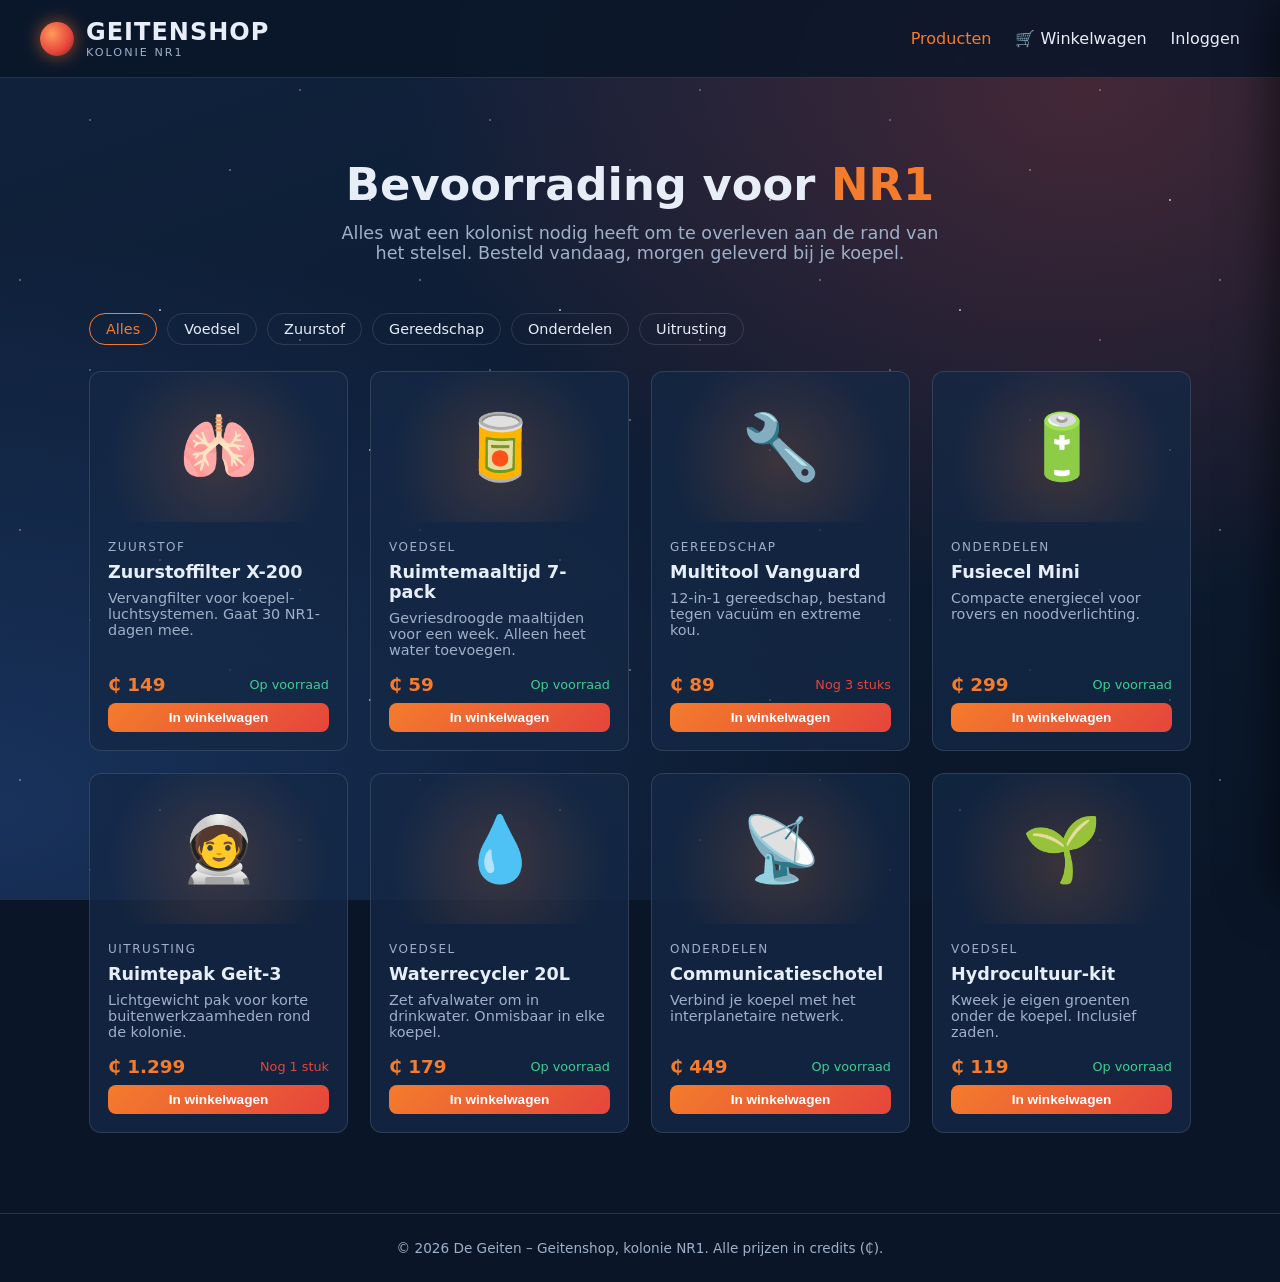
<file: index.html>
<!DOCTYPE html>
<html lang="nl">
<head>
  <meta charset="UTF-8">
  <meta name="viewport" content="width=device-width, initial-scale=1.0">
  <title>Geitenshop NR1 – Producten</title>
  <link rel="stylesheet" href="style.css">
</head>
<body>

<header>
  <a href="index.html" class="logo">
    <div class="planet"></div>
    <div>GEITENSHOP<small>KOLONIE NR1</small></div>
  </a>
  <nav>
    <a href="index.html" class="active">Producten</a>
    <button type="button" class="cart-toggle" onclick="openMiniCart()">🛒 Winkelwagen <span class="cart-badge">0</span></button>
    <a href="login.html">Inloggen</a>
  </nav>
</header>

<main>
  <section class="hero">
    <h1>Bevoorrading voor <span>NR1</span></h1>
    <p>Alles wat een kolonist nodig heeft om te overleven aan de rand van het stelsel. Besteld vandaag, morgen geleverd bij je koepel.</p>
  </section>

  <div class="filters">
    <button type="button" data-filter="alles" class="active">Alles</button>
    <button type="button" data-filter="voedsel">Voedsel</button>
    <button type="button" data-filter="zuurstof">Zuurstof</button>
    <button type="button" data-filter="gereedschap">Gereedschap</button>
    <button type="button" data-filter="onderdelen">Onderdelen</button>
    <button type="button" data-filter="uitrusting">Uitrusting</button>
  </div>

  <div class="grid">
    <div class="card" data-cat="zuurstof">
      <div class="img">🫁</div>
      <div class="body">
        <span class="cat">Zuurstof</span>
        <h3>Zuurstoffilter X-200</h3>
        <p>Vervangfilter voor koepel-luchtsystemen. Gaat 30 NR1-dagen mee.</p>
        <div class="bottom">
          <span class="price">₵ 149</span>
          <span class="stock">Op voorraad</span>
        </div>
        <button class="btn small full" type="button" data-add="1">In winkelwagen</button>
      </div>
    </div>

    <div class="card" data-cat="voedsel">
      <div class="img">🥫</div>
      <div class="body">
        <span class="cat">Voedsel</span>
        <h3>Ruimtemaaltijd 7-pack</h3>
        <p>Gevriesdroogde maaltijden voor een week. Alleen heet water toevoegen.</p>
        <div class="bottom">
          <span class="price">₵ 59</span>
          <span class="stock">Op voorraad</span>
        </div>
        <button class="btn small full" type="button" data-add="2">In winkelwagen</button>
      </div>
    </div>

    <div class="card" data-cat="gereedschap">
      <div class="img">🔧</div>
      <div class="body">
        <span class="cat">Gereedschap</span>
        <h3>Multitool Vanguard</h3>
        <p>12-in-1 gereedschap, bestand tegen vacuüm en extreme kou.</p>
        <div class="bottom">
          <span class="price">₵ 89</span>
          <span class="stock low">Nog 3 stuks</span>
        </div>
        <button class="btn small full" type="button" data-add="3">In winkelwagen</button>
      </div>
    </div>

    <div class="card" data-cat="onderdelen">
      <div class="img">🔋</div>
      <div class="body">
        <span class="cat">Onderdelen</span>
        <h3>Fusiecel Mini</h3>
        <p>Compacte energiecel voor rovers en noodverlichting.</p>
        <div class="bottom">
          <span class="price">₵ 299</span>
          <span class="stock">Op voorraad</span>
        </div>
        <button class="btn small full" type="button" data-add="4">In winkelwagen</button>
      </div>
    </div>

    <div class="card" data-cat="uitrusting">
      <div class="img">🧑‍🚀</div>
      <div class="body">
        <span class="cat">Uitrusting</span>
        <h3>Ruimtepak Geit-3</h3>
        <p>Lichtgewicht pak voor korte buitenwerkzaamheden rond de kolonie.</p>
        <div class="bottom">
          <span class="price">₵ 1.299</span>
          <span class="stock low">Nog 1 stuk</span>
        </div>
        <button class="btn small full" type="button" data-add="5">In winkelwagen</button>
      </div>
    </div>

    <div class="card" data-cat="voedsel">
      <div class="img">💧</div>
      <div class="body">
        <span class="cat">Voedsel</span>
        <h3>Waterrecycler 20L</h3>
        <p>Zet afvalwater om in drinkwater. Onmisbaar in elke koepel.</p>
        <div class="bottom">
          <span class="price">₵ 179</span>
          <span class="stock">Op voorraad</span>
        </div>
        <button class="btn small full" type="button" data-add="6">In winkelwagen</button>
      </div>
    </div>

    <div class="card" data-cat="onderdelen">
      <div class="img">📡</div>
      <div class="body">
        <span class="cat">Onderdelen</span>
        <h3>Communicatieschotel</h3>
        <p>Verbind je koepel met het interplanetaire netwerk.</p>
        <div class="bottom">
          <span class="price">₵ 449</span>
          <span class="stock">Op voorraad</span>
        </div>
        <button class="btn small full" type="button" data-add="7">In winkelwagen</button>
      </div>
    </div>

    <div class="card" data-cat="voedsel">
      <div class="img">🌱</div>
      <div class="body">
        <span class="cat">Voedsel</span>
        <h3>Hydrocultuur-kit</h3>
        <p>Kweek je eigen groenten onder de koepel. Inclusief zaden.</p>
        <div class="bottom">
          <span class="price">₵ 119</span>
          <span class="stock">Op voorraad</span>
        </div>
        <button class="btn small full" type="button" data-add="8">In winkelwagen</button>
      </div>
    </div>
  </div>
</main>

<footer>© 2026 De Geiten – Geitenshop, kolonie NR1. Alle prijzen in credits (₵).</footer>

<!-- Mini-winkelwagen -->
<div class="mini-overlay" onclick="closeMiniCart()"></div>
<aside class="mini-cart" aria-label="Winkelwagen">
  <div class="mini-head">
    <h2>🛒 Je laadruim</h2>
    <button type="button" onclick="closeMiniCart()" title="Sluiten">✕</button>
  </div>
  <div id="mini-cart-items"></div>
  <div class="mini-foot">
    <div class="summary-line"><span>Subtotaal</span><span id="mini-cart-total">₵ 0</span></div>
    <a href="winkelwagen.html" class="btn ghost full">Bekijk winkelwagen</a>
    <a href="checkout.html" class="btn full">Afrekenen 🚀</a>
  </div>
</aside>

<script src="cart.js"></script>
</body>
</html>
</file>
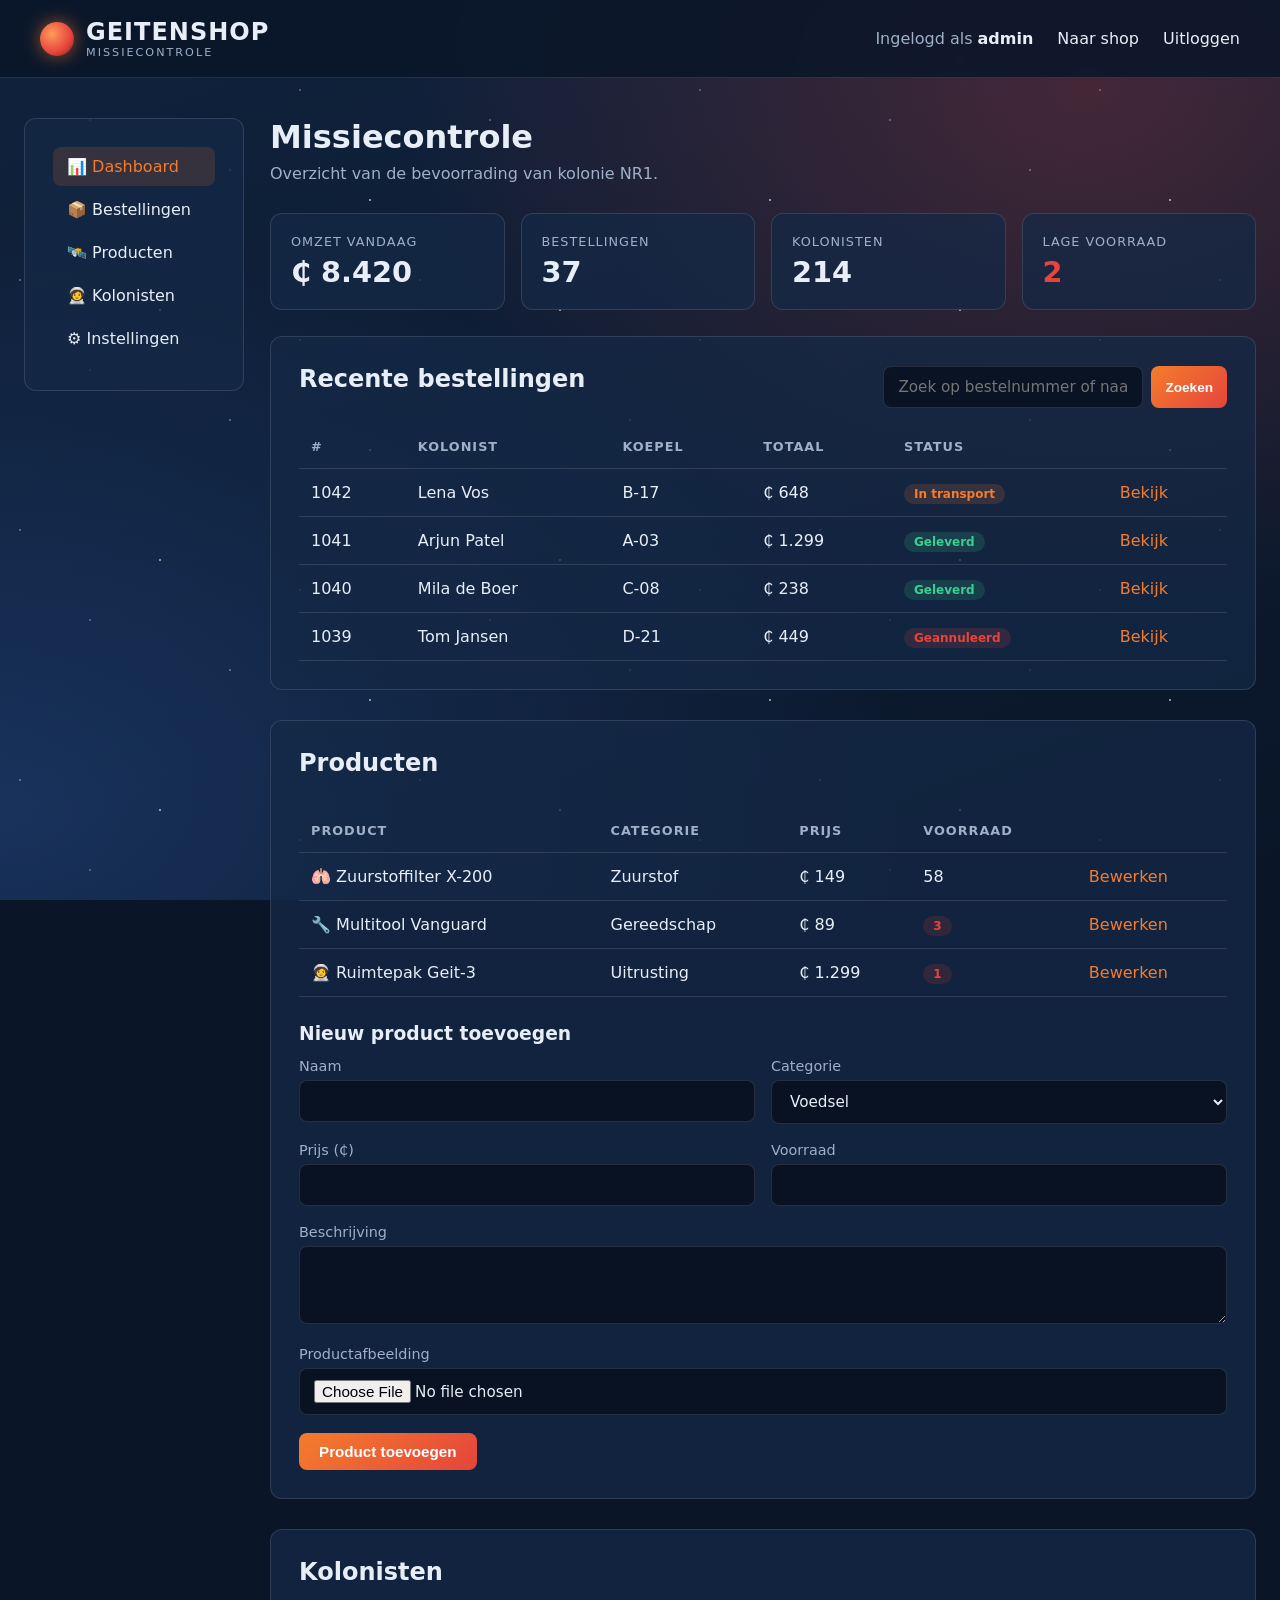
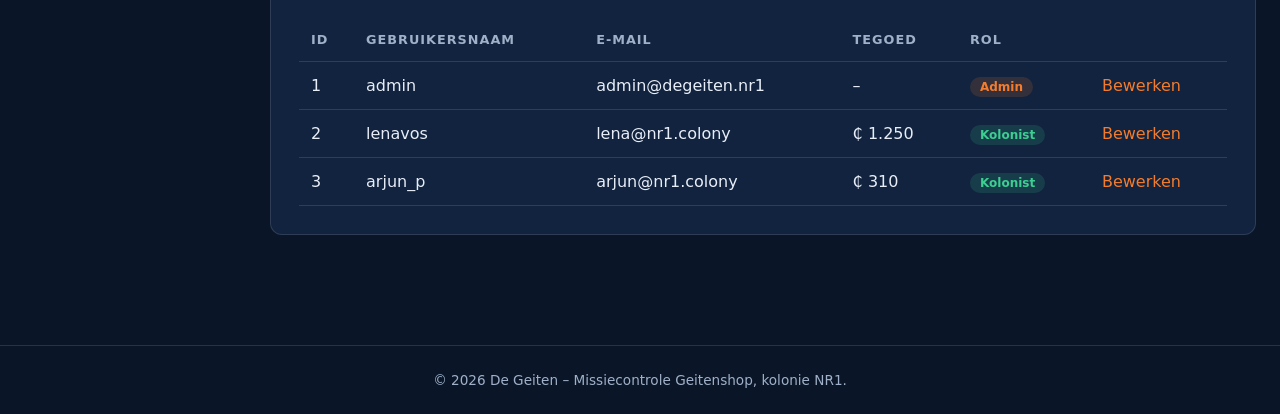
<file: admin.html>
<!DOCTYPE html>
<html lang="nl">
<head>
  <meta charset="UTF-8">
  <meta name="viewport" content="width=device-width, initial-scale=1.0">
  <title>Geitenshop NR1 – Beheer</title>
  <link rel="stylesheet" href="style.css">
</head>
<body>

<header>
  <a href="index.html" class="logo">
    <div class="planet"></div>
    <div>GEITENSHOP<small>MISSIECONTROLE</small></div>
  </a>
  <nav>
    <span style="color:var(--muted);">Ingelogd als <strong style="color:var(--text);">admin</strong></span>
    <a href="index.html">Naar shop</a>
    <a href="login.html">Uitloggen</a>
  </nav>
</header>

<main style="max-width:1300px;">
  <div class="admin-layout">
    <aside class="panel sidebar">
      <a href="#dashboard" class="active">📊 Dashboard</a>
      <a href="#bestellingen">📦 Bestellingen</a>
      <a href="#producten">🛰️ Producten</a>
      <a href="#kolonisten">🧑‍🚀 Kolonisten</a>
      <a href="#instellingen">⚙️ Instellingen</a>
    </aside>

    <div>
      <h1 class="page-title" id="dashboard">Missiecontrole</h1>
      <p class="subtitle">Overzicht van de bevoorrading van kolonie NR1.</p>

      <div class="stats">
        <div class="panel stat"><div class="label">Omzet vandaag</div><div class="value">₵ 8.420</div></div>
        <div class="panel stat"><div class="label">Bestellingen</div><div class="value">37</div></div>
        <div class="panel stat"><div class="label">Kolonisten</div><div class="value">214</div></div>
        <div class="panel stat"><div class="label">Lage voorraad</div><div class="value" style="color:var(--red);">2</div></div>
      </div>

      <!-- Bestellingen -->
      <div class="panel section" id="bestellingen">
        <div class="section-head">
          <h2>Recente bestellingen</h2>
          <form action="admin.html" method="get" style="display:flex; gap:8px;">
            <input type="text" name="zoek" placeholder="Zoek op bestelnummer of naam" style="width:260px;">
            <button class="btn small" type="submit">Zoeken</button>
          </form>
        </div>
        <table>
          <thead>
            <tr><th>#</th><th>Kolonist</th><th>Koepel</th><th>Totaal</th><th>Status</th><th></th></tr>
          </thead>
          <tbody>
            <tr><td>1042</td><td>Lena Vos</td><td>B-17</td><td>₵ 648</td><td><span class="badge orange">In transport</span></td><td><a href="#">Bekijk</a></td></tr>
            <tr><td>1041</td><td>Arjun Patel</td><td>A-03</td><td>₵ 1.299</td><td><span class="badge green">Geleverd</span></td><td><a href="#">Bekijk</a></td></tr>
            <tr><td>1040</td><td>Mila de Boer</td><td>C-08</td><td>₵ 238</td><td><span class="badge green">Geleverd</span></td><td><a href="#">Bekijk</a></td></tr>
            <tr><td>1039</td><td>Tom Jansen</td><td>D-21</td><td>₵ 449</td><td><span class="badge red">Geannuleerd</span></td><td><a href="#">Bekijk</a></td></tr>
          </tbody>
        </table>
      </div>

      <!-- Producten -->
      <div class="panel section" id="producten">
        <div class="section-head">
          <h2>Producten</h2>
        </div>
        <table>
          <thead>
            <tr><th>Product</th><th>Categorie</th><th>Prijs</th><th>Voorraad</th><th></th></tr>
          </thead>
          <tbody>
            <tr><td>🫁 Zuurstoffilter X-200</td><td>Zuurstof</td><td>₵ 149</td><td>58</td><td><a href="#">Bewerken</a></td></tr>
            <tr><td>🔧 Multitool Vanguard</td><td>Gereedschap</td><td>₵ 89</td><td><span class="badge red">3</span></td><td><a href="#">Bewerken</a></td></tr>
            <tr><td>🧑‍🚀 Ruimtepak Geit-3</td><td>Uitrusting</td><td>₵ 1.299</td><td><span class="badge red">1</span></td><td><a href="#">Bewerken</a></td></tr>
          </tbody>
        </table>

        <h3 style="margin:26px 0 14px;">Nieuw product toevoegen</h3>
        <form action="admin.html" method="post" enctype="multipart/form-data">
          <div class="row">
            <div class="field">
              <label for="naam">Naam</label>
              <input type="text" id="naam" name="naam" required>
            </div>
            <div class="field">
              <label for="categorie">Categorie</label>
              <select id="categorie" name="categorie">
                <option>Voedsel</option><option>Zuurstof</option><option>Gereedschap</option>
                <option>Onderdelen</option><option>Uitrusting</option>
              </select>
            </div>
          </div>
          <div class="row">
            <div class="field">
              <label for="prijs">Prijs (₵)</label>
              <input type="number" id="prijs" name="prijs" min="0" required>
            </div>
            <div class="field">
              <label for="voorraad">Voorraad</label>
              <input type="number" id="voorraad" name="voorraad" min="0" required>
            </div>
          </div>
          <div class="field">
            <label for="beschrijving">Beschrijving</label>
            <textarea id="beschrijving" name="beschrijving" rows="3"></textarea>
          </div>
          <div class="field">
            <label for="afbeelding">Productafbeelding</label>
            <input type="file" id="afbeelding" name="afbeelding">
          </div>
          <button type="submit" class="btn">Product toevoegen</button>
        </form>
      </div>

      <!-- Kolonisten -->
      <div class="panel section" id="kolonisten">
        <div class="section-head"><h2>Kolonisten</h2></div>
        <table>
          <thead>
            <tr><th>ID</th><th>Gebruikersnaam</th><th>E-mail</th><th>Tegoed</th><th>Rol</th><th></th></tr>
          </thead>
          <tbody>
            <tr><td>1</td><td>admin</td><td>admin@degeiten.nr1</td><td>–</td><td><span class="badge orange">Admin</span></td><td><a href="#">Bewerken</a></td></tr>
            <tr><td>2</td><td>lenavos</td><td>lena@nr1.colony</td><td>₵ 1.250</td><td><span class="badge green">Kolonist</span></td><td><a href="#">Bewerken</a></td></tr>
            <tr><td>3</td><td>arjun_p</td><td>arjun@nr1.colony</td><td>₵ 310</td><td><span class="badge green">Kolonist</span></td><td><a href="#">Bewerken</a></td></tr>
          </tbody>
        </table>
      </div>
    </div>
  </div>
</main>

<footer>© 2026 De Geiten – Missiecontrole Geitenshop, kolonie NR1.</footer>

</body>
</html>
</file>
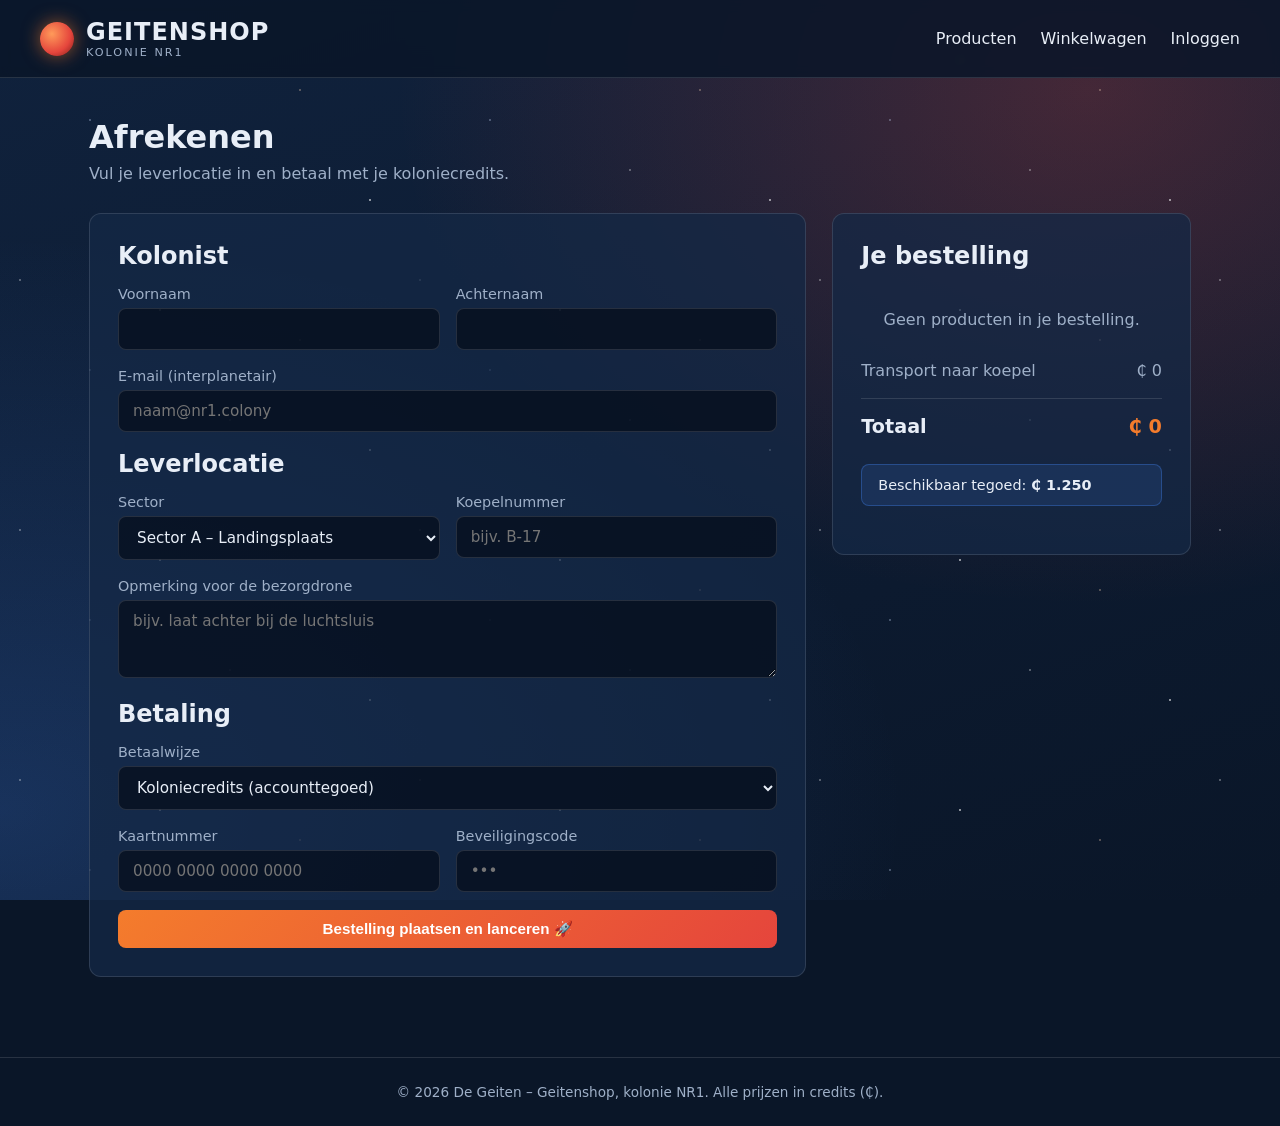
<file: checkout.html>
<!DOCTYPE html>
<html lang="nl">
<head>
  <meta charset="UTF-8">
  <meta name="viewport" content="width=device-width, initial-scale=1.0">
  <title>Geitenshop NR1 – Afrekenen</title>
  <link rel="stylesheet" href="style.css">
</head>
<body data-page="checkout">

<header>
  <a href="index.html" class="logo">
    <div class="planet"></div>
    <div>GEITENSHOP<small>KOLONIE NR1</small></div>
  </a>
  <nav>
    <a href="index.html">Producten</a>
    <a href="winkelwagen.html">Winkelwagen <span class="cart-badge">0</span></a>
    <a href="login.html">Inloggen</a>
  </nav>
</header>

<main>
  <h1 class="page-title">Afrekenen</h1>
  <p class="subtitle">Vul je leverlocatie in en betaal met je koloniecredits.</p>

  <div class="two-col">
    <form class="panel" action="checkout.html" method="post">
      <h2>Kolonist</h2>
      <div class="row">
        <div class="field">
          <label for="voornaam">Voornaam</label>
          <input type="text" id="voornaam" name="voornaam" required>
        </div>
        <div class="field">
          <label for="achternaam">Achternaam</label>
          <input type="text" id="achternaam" name="achternaam" required>
        </div>
      </div>
      <div class="field">
        <label for="email">E-mail (interplanetair)</label>
        <input type="email" id="email" name="email" placeholder="naam@nr1.colony" required>
      </div>

      <h2 style="margin-top:10px;">Leverlocatie</h2>
      <div class="row">
        <div class="field">
          <label for="sector">Sector</label>
          <select id="sector" name="sector">
            <option>Sector A – Landingsplaats</option>
            <option>Sector B – Woonkoepels</option>
            <option>Sector C – Kassen</option>
            <option>Sector D – Mijnbouw</option>
          </select>
        </div>
        <div class="field">
          <label for="koepel">Koepelnummer</label>
          <input type="text" id="koepel" name="koepel" placeholder="bijv. B-17" required>
        </div>
      </div>
      <div class="field">
        <label for="opmerking">Opmerking voor de bezorgdrone</label>
        <textarea id="opmerking" name="opmerking" rows="3" placeholder="bijv. laat achter bij de luchtsluis"></textarea>
      </div>

      <h2 style="margin-top:10px;">Betaling</h2>
      <div class="field">
        <label for="betaalwijze">Betaalwijze</label>
        <select id="betaalwijze" name="betaalwijze">
          <option value="tegoed">Koloniecredits (accounttegoed)</option>
          <option value="kaart">Stellaire betaalkaart</option>
        </select>
      </div>
      <div class="row">
        <div class="field">
          <label for="kaartnummer">Kaartnummer</label>
          <input type="text" id="kaartnummer" name="kaartnummer" placeholder="0000 0000 0000 0000">
        </div>
        <div class="field">
          <label for="pincode">Beveiligingscode</label>
          <input type="password" id="pincode" name="pincode" placeholder="•••">
        </div>
      </div>

      <button type="submit" class="btn full">Bestelling plaatsen en lanceren 🚀</button>
    </form>

    <div class="panel">
      <h2>Je bestelling</h2>
      <div id="summary"></div>
      <div class="alert info" style="margin-top:18px;">Beschikbaar tegoed: <strong>₵ 1.250</strong></div>
    </div>
  </div>
</main>

<footer>© 2026 De Geiten – Geitenshop, kolonie NR1. Alle prijzen in credits (₵).</footer>

<script src="cart.js"></script>
</body>
</html>
</file>
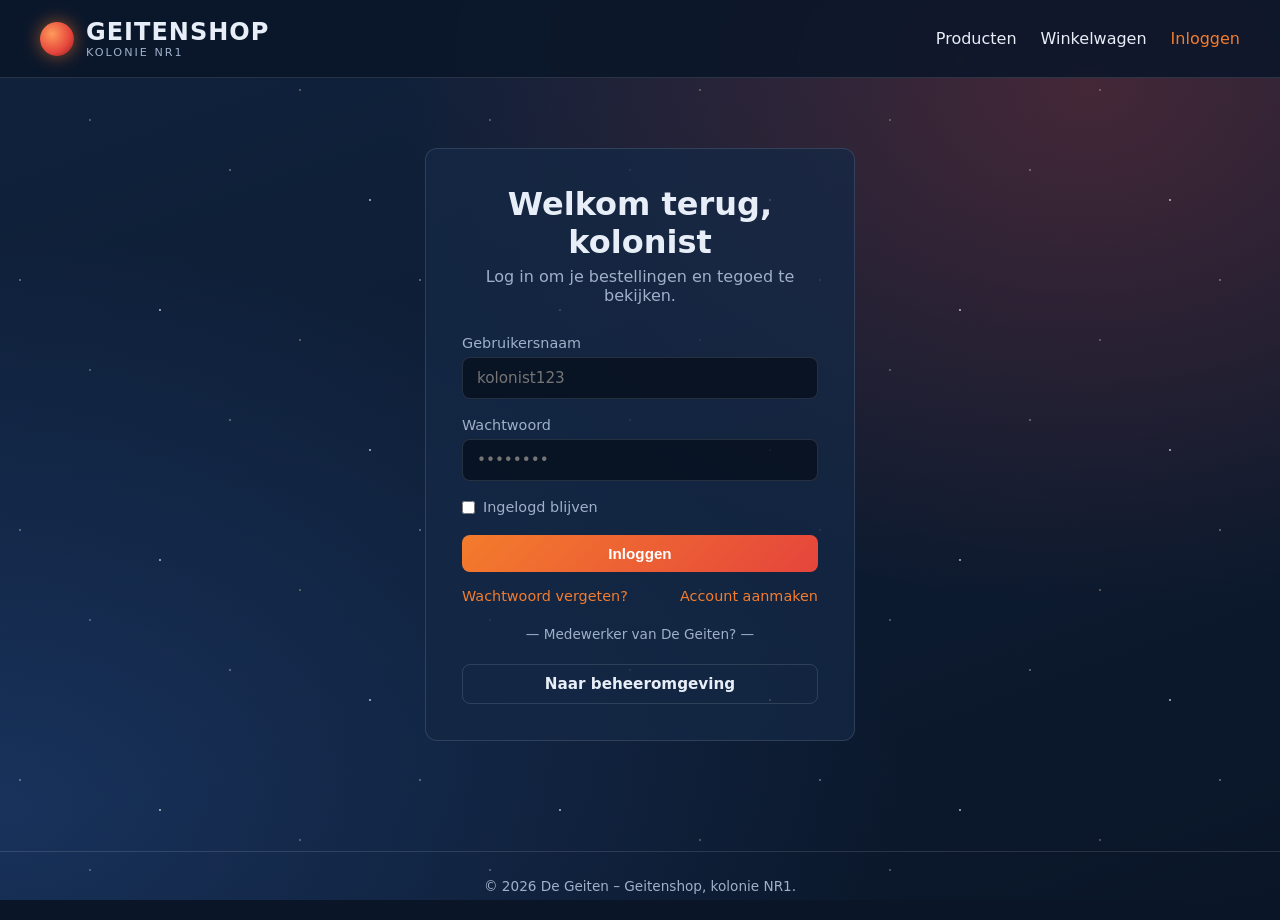
<file: login.html>
<!DOCTYPE html>
<html lang="nl">
<head>
  <meta charset="UTF-8">
  <meta name="viewport" content="width=device-width, initial-scale=1.0">
  <title>Geitenshop NR1 – Inloggen</title>
  <link rel="stylesheet" href="style.css">
</head>
<body>

<header>
  <a href="index.html" class="logo">
    <div class="planet"></div>
    <div>GEITENSHOP<small>KOLONIE NR1</small></div>
  </a>
  <nav>
    <a href="index.html">Producten</a>
    <a href="winkelwagen.html">Winkelwagen <span class="cart-badge">0</span></a>
    <a href="login.html" class="active">Inloggen</a>
  </nav>
</header>

<main>
  <div class="auth-wrap">
    <div class="panel">
      <h1>Welkom terug, kolonist</h1>
      <p class="subtitle">Log in om je bestellingen en tegoed te bekijken.</p>

      <!-- Foutmelding: tonen vanuit PHP als inloggen mislukt -->
      <!-- <div class="alert error">Onjuiste gebruikersnaam of wachtwoord.</div> -->

      <form action="login.html" method="post">
        <div class="field">
          <label for="gebruikersnaam">Gebruikersnaam</label>
          <input type="text" id="gebruikersnaam" name="gebruikersnaam" placeholder="kolonist123" required>
        </div>
        <div class="field">
          <label for="wachtwoord">Wachtwoord</label>
          <input type="password" id="wachtwoord" name="wachtwoord" placeholder="••••••••" required>
        </div>
        <label style="display:flex; align-items:center; gap:8px; margin-bottom:20px;">
          <input type="checkbox" name="onthouden" style="width:auto;"> Ingelogd blijven
        </label>
        <button type="submit" class="btn full">Inloggen</button>
      </form>

      <div class="auth-links">
        <a href="#">Wachtwoord vergeten?</a>
        <a href="#">Account aanmaken</a>
      </div>

      <div class="divider">— Medewerker van De Geiten? —</div>
      <a href="admin.html" class="btn ghost full">Naar beheeromgeving</a>
    </div>
  </div>
</main>

<footer>© 2026 De Geiten – Geitenshop, kolonie NR1.</footer>

<script src="cart.js"></script>
</body>
</html>
</file>
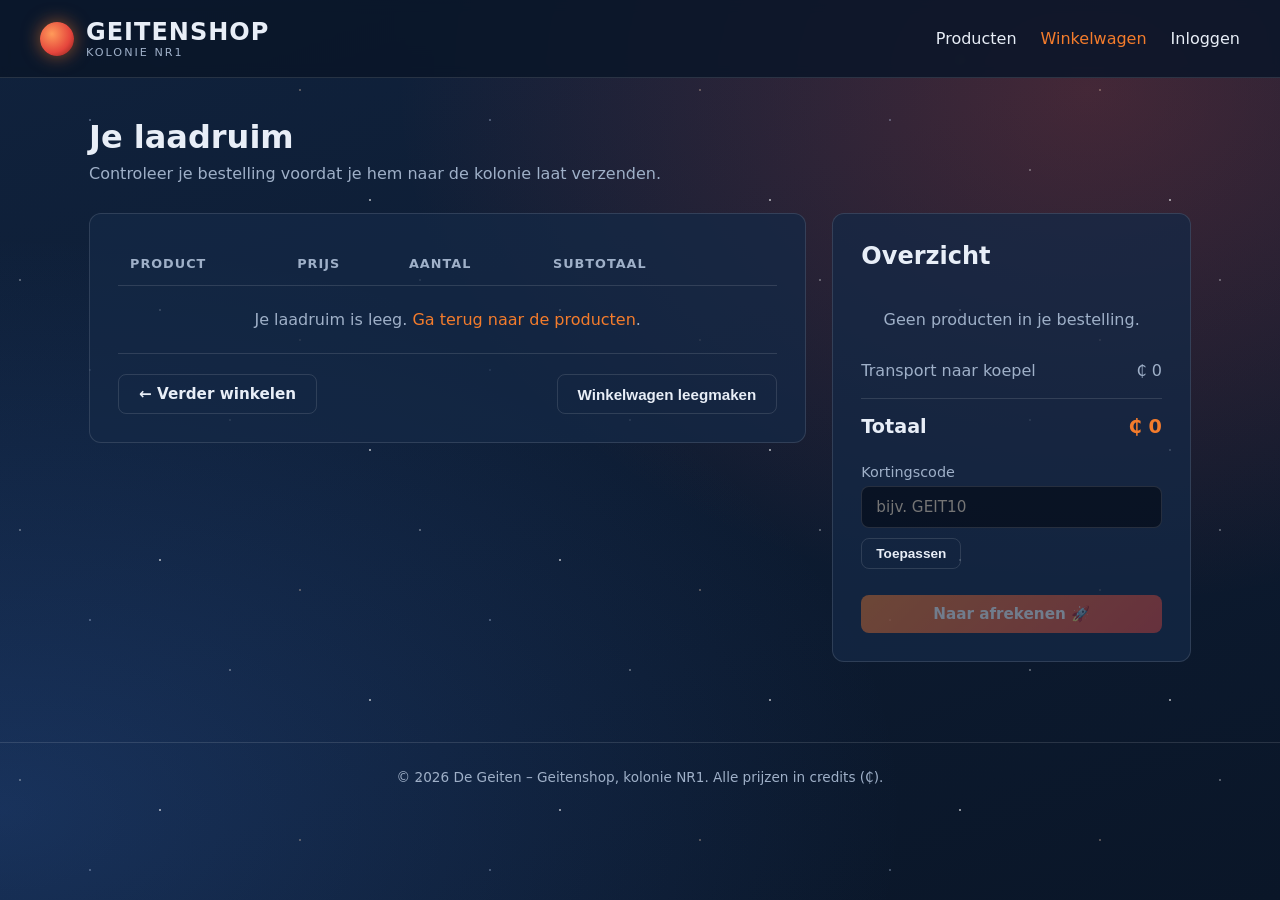
<file: winkelwagen.html>
<!DOCTYPE html>
<html lang="nl">
<head>
  <meta charset="UTF-8">
  <meta name="viewport" content="width=device-width, initial-scale=1.0">
  <title>Geitenshop NR1 – Winkelwagen</title>
  <link rel="stylesheet" href="style.css">
</head>
<body>

<header>
  <a href="index.html" class="logo">
    <div class="planet"></div>
    <div>GEITENSHOP<small>KOLONIE NR1</small></div>
  </a>
  <nav>
    <a href="index.html">Producten</a>
    <a href="winkelwagen.html" class="active">Winkelwagen <span class="cart-badge">0</span></a>
    <a href="login.html">Inloggen</a>
  </nav>
</header>

<main>
  <h1 class="page-title">Je laadruim</h1>
  <p class="subtitle">Controleer je bestelling voordat je hem naar de kolonie laat verzenden.</p>

  <div class="two-col">
    <div class="panel">
      <table>
        <thead>
          <tr>
            <th>Product</th>
            <th>Prijs</th>
            <th>Aantal</th>
            <th>Subtotaal</th>
            <th></th>
          </tr>
        </thead>
        <tbody id="cart-body"></tbody>
      </table>
      <div style="display:flex; justify-content:space-between; margin-top:20px;">
        <a href="index.html" class="btn ghost">← Verder winkelen</a>
        <button type="button" class="btn ghost" onclick="if(confirm('Winkelwagen leegmaken?')) clearCart()">Winkelwagen leegmaken</button>
      </div>
    </div>

    <div class="panel">
      <h2>Overzicht</h2>
      <div id="summary"></div>

      <form id="code-form" style="margin-top:18px;">
        <div class="field" style="margin-bottom:10px;">
          <label for="code">Kortingscode</label>
          <input type="text" id="code" name="kortingscode" placeholder="bijv. GEIT10">
        </div>
        <button type="submit" class="btn ghost small">Toepassen</button>
        <span id="code-msg" class="code-msg"></span>
      </form>

      <a href="checkout.html" id="to-checkout" class="btn full" style="margin-top:18px;">Naar afrekenen 🚀</a>
    </div>
  </div>
</main>

<footer>© 2026 De Geiten – Geitenshop, kolonie NR1. Alle prijzen in credits (₵).</footer>

<script src="cart.js"></script>
</body>
</html>
</file>
<file: style.css>
/* ===== Geitenshop NR1 – space theme ===== */
:root {
  --bg: #0a1628;
  --bg-2: #10223d;
  --panel: rgba(20, 40, 70, 0.75);
  --border: rgba(255, 255, 255, 0.12);
  --text: #e8eef7;
  --muted: #9fb0c8;
  --orange: #f47c2c;
  --red: #e5453c;
  --green: #3ccf91;
  --radius: 12px;
}

* { box-sizing: border-box; margin: 0; padding: 0; }

body {
  font-family: "Segoe UI", system-ui, -apple-system, Roboto, Arial, sans-serif;
  color: var(--text);
  min-height: 100vh;
  background-color: var(--bg);
  background-image:
    radial-gradient(1px 1px at 20px 30px, #fff, transparent),
    radial-gradient(1px 1px at 90px 120px, #cfe0ff, transparent),
    radial-gradient(1.5px 1.5px at 160px 60px, #fff, transparent),
    radial-gradient(1px 1px at 230px 170px, #fff, transparent),
    radial-gradient(1px 1px at 300px 90px, #ffd9b8, transparent),
    radial-gradient(1.5px 1.5px at 370px 200px, #fff, transparent),
    radial-gradient(ellipse at 85% 10%, rgba(229, 69, 60, 0.25), transparent 45%),
    radial-gradient(ellipse at 0% 90%, rgba(60, 120, 220, 0.25), transparent 50%),
    linear-gradient(160deg, var(--bg-2), var(--bg));
  background-size: 400px 250px, 400px 250px, 400px 250px, 400px 250px, 400px 250px, 400px 250px, 100% 100%, 100% 100%, 100% 100%;
  background-attachment: fixed;
}

a { color: var(--orange); text-decoration: none; }
a:hover { text-decoration: underline; }

/* ----- Header / navigatie ----- */
header {
  display: flex;
  align-items: center;
  justify-content: space-between;
  padding: 18px 40px;
  border-bottom: 1px solid var(--border);
  background: rgba(10, 22, 40, 0.85);
  backdrop-filter: blur(6px);
  position: sticky;
  top: 0;
  z-index: 10;
}

.logo {
  display: flex;
  align-items: center;
  gap: 12px;
  font-size: 1.5rem;
  font-weight: 800;
  letter-spacing: 1px;
  color: var(--text);
}
.logo:hover { text-decoration: none; }
.logo .planet {
  width: 34px; height: 34px; border-radius: 50%;
  background: radial-gradient(circle at 35% 35%, #ff9a5a, var(--red) 60%, #7a1d18);
  box-shadow: 0 0 18px rgba(244, 124, 44, 0.6);
}
.logo small { display: block; font-size: 0.7rem; font-weight: 400; color: var(--muted); letter-spacing: 2px; }

nav { display: flex; gap: 24px; align-items: center; }
nav a { color: var(--text); font-weight: 500; }
nav a.active, nav a:hover { color: var(--orange); text-decoration: none; }
.cart-badge {
  background: var(--orange); color: #fff; border-radius: 999px;
  padding: 1px 8px; font-size: 0.8rem; margin-left: 4px;
}

/* ----- Layout ----- */
main { max-width: 1150px; margin: 0 auto; padding: 40px 24px 80px; }

.hero { text-align: center; padding: 40px 0 50px; }
.hero h1 { font-size: 2.8rem; margin-bottom: 12px; }
.hero h1 span { color: var(--orange); }
.hero p { color: var(--muted); font-size: 1.1rem; max-width: 620px; margin: 0 auto; }

h1.page-title { font-size: 2rem; margin-bottom: 8px; }
p.subtitle { color: var(--muted); margin-bottom: 30px; }
h2 { margin-bottom: 16px; }

.panel {
  background: var(--panel);
  border: 1px solid var(--border);
  border-radius: var(--radius);
  padding: 28px;
}

/* ----- Producten ----- */
.filters { display: flex; gap: 10px; flex-wrap: wrap; margin-bottom: 26px; }
.filters a, .filters button {
  background: none; cursor: pointer; font-family: inherit;
  padding: 7px 16px; border: 1px solid var(--border); border-radius: 999px;
  color: var(--text); font-size: 0.9rem;
}
.filters a.active, .filters a:hover, .filters button.active, .filters button:hover { border-color: var(--orange); color: var(--orange); text-decoration: none; }

.grid { display: grid; grid-template-columns: repeat(auto-fill, minmax(240px, 1fr)); gap: 22px; }

.card {
  background: var(--panel);
  border: 1px solid var(--border);
  border-radius: var(--radius);
  overflow: hidden;
  display: flex; flex-direction: column;
  transition: transform .2s, border-color .2s;
}
.card:hover { transform: translateY(-4px); border-color: var(--orange); }
.card .img {
  height: 150px; display: flex; align-items: center; justify-content: center;
  font-size: 4rem;
  background: radial-gradient(circle at 50% 60%, rgba(244,124,44,.18), transparent 70%);
}
.card .body { padding: 18px; display: flex; flex-direction: column; gap: 8px; flex: 1; }
.card .cat { color: var(--muted); font-size: 0.75rem; text-transform: uppercase; letter-spacing: 1.5px; }
.card h3 { font-size: 1.1rem; }
.card p { color: var(--muted); font-size: 0.9rem; flex: 1; }
.card .bottom { display: flex; justify-content: space-between; align-items: center; margin-top: 8px; }
.price { font-weight: 700; color: var(--orange); font-size: 1.15rem; }
.stock { font-size: 0.8rem; color: var(--green); }
.stock.low { color: var(--red); }

/* ----- Knoppen ----- */
.btn {
  display: inline-block; cursor: pointer; border: none;
  background: linear-gradient(135deg, var(--orange), var(--red));
  color: #fff; font-weight: 600; font-size: 0.95rem;
  padding: 10px 20px; border-radius: 8px;
  transition: filter .2s, transform .1s;
}
.btn:hover { filter: brightness(1.12); text-decoration: none; }
.btn:active { transform: scale(0.97); }
.btn.small { padding: 7px 14px; font-size: 0.85rem; }
.btn.full { width: 100%; text-align: center; }
.btn.ghost { background: transparent; border: 1px solid var(--border); color: var(--text); }
.btn.ghost:hover { border-color: var(--orange); }
.btn.danger { background: var(--red); }

/* ----- Formulieren ----- */
form .field { margin-bottom: 18px; }
label { display: block; font-size: 0.9rem; margin-bottom: 6px; color: var(--muted); }
input, select, textarea {
  width: 100%; padding: 11px 14px;
  background: rgba(5, 12, 25, 0.7);
  border: 1px solid var(--border); border-radius: 8px;
  color: var(--text); font-size: 0.95rem; font-family: inherit;
}
input:focus, select:focus, textarea:focus { outline: none; border-color: var(--orange); box-shadow: 0 0 0 3px rgba(244,124,44,.2); }
.row { display: grid; grid-template-columns: 1fr 1fr; gap: 16px; }

/* ----- Tabellen ----- */
table { width: 100%; border-collapse: collapse; }
th, td { padding: 14px 12px; text-align: left; border-bottom: 1px solid var(--border); }
th { color: var(--muted); font-size: 0.8rem; text-transform: uppercase; letter-spacing: 1px; font-weight: 600; }
td .item { display: flex; align-items: center; gap: 14px; }
td .icon { font-size: 2rem; }
td input[type=number] { width: 75px; padding: 7px 10px; }

/* ----- Winkelwagen / checkout ----- */
.two-col { display: grid; grid-template-columns: 2fr 1fr; gap: 26px; align-items: start; }
.summary-line { display: flex; justify-content: space-between; padding: 8px 0; color: var(--muted); }
.summary-line.total { color: var(--text); font-size: 1.2rem; font-weight: 700; border-top: 1px solid var(--border); margin-top: 10px; padding-top: 16px; }
.summary-line.total span:last-child { color: var(--orange); }

/* ----- Login ----- */
.auth-wrap { max-width: 430px; margin: 30px auto; }
.auth-wrap .panel { padding: 36px; }
.auth-wrap h1 { text-align: center; margin-bottom: 6px; }
.auth-wrap .subtitle { text-align: center; }
.auth-links { display: flex; justify-content: space-between; font-size: 0.9rem; margin-top: 16px; }
.divider { text-align: center; color: var(--muted); font-size: 0.85rem; margin: 22px 0; }

/* ----- Meldingen ----- */
.alert { padding: 12px 16px; border-radius: 8px; margin-bottom: 20px; font-size: 0.9rem; }
.alert.info { background: rgba(60, 120, 220, .15); border: 1px solid rgba(60,120,220,.4); }
.alert.error { background: rgba(229, 69, 60, .15); border: 1px solid rgba(229,69,60,.4); }
.alert.success { background: rgba(60, 207, 145, .12); border: 1px solid rgba(60,207,145,.4); }

/* ----- Admin ----- */
.admin-layout { display: grid; grid-template-columns: 220px 1fr; gap: 26px; align-items: start; }
.sidebar { position: sticky; top: 100px; }
.sidebar a {
  display: block; padding: 10px 14px; border-radius: 8px; color: var(--text); margin-bottom: 4px;
}
.sidebar a.active, .sidebar a:hover { background: rgba(244,124,44,.15); color: var(--orange); text-decoration: none; }
.stats { display: grid; grid-template-columns: repeat(4, 1fr); gap: 16px; margin-bottom: 26px; }
.stat { padding: 20px; }
.stat .label { color: var(--muted); font-size: 0.8rem; text-transform: uppercase; letter-spacing: 1px; }
.stat .value { font-size: 1.8rem; font-weight: 800; margin-top: 6px; }
.badge { padding: 3px 10px; border-radius: 999px; font-size: 0.75rem; font-weight: 600; }
.badge.green { background: rgba(60,207,145,.15); color: var(--green); }
.badge.orange { background: rgba(244,124,44,.15); color: var(--orange); }
.badge.red { background: rgba(229,69,60,.15); color: var(--red); }
.section { margin-bottom: 30px; }
.section-head { display: flex; justify-content: space-between; align-items: center; margin-bottom: 16px; }

/* ----- Footer ----- */
footer {
  text-align: center; color: var(--muted); font-size: 0.85rem;
  padding: 26px; border-top: 1px solid var(--border);
}

@media (max-width: 850px) {
  header { flex-direction: column; gap: 14px; padding: 16px; }
  .two-col, .admin-layout { grid-template-columns: 1fr; }
  .stats { grid-template-columns: 1fr 1fr; }
  .row { grid-template-columns: 1fr; }
  .sidebar { position: static; }
}

/* ===== Winkelwagen (JS) ===== */
.empty { color: var(--muted); text-align: center; padding: 24px 0; }
button.remove {
  background: none; border: 1px solid var(--border); color: var(--muted);
  width: 30px; height: 30px; border-radius: 50%; cursor: pointer; font-size: .85rem;
}
button.remove:hover { border-color: var(--red); color: var(--red); }
.btn.disabled { opacity: .4; pointer-events: none; }
.cart-toggle { background: none; border: none; color: var(--text); font: inherit; font-weight: 500; cursor: pointer; }
.cart-toggle:hover { color: var(--orange); }
.code-msg { font-size: .85rem; margin-top: 8px; display: block; }
.code-msg.ok { color: var(--green); }
.code-msg.err { color: var(--red); }

/* Mini-winkelwagen */
.mini-overlay {
  position: fixed; inset: 0; background: rgba(0,0,0,.55);
  opacity: 0; pointer-events: none; transition: opacity .25s; z-index: 50;
}
.mini-cart {
  position: fixed; top: 0; right: 0; height: 100%; width: 380px; max-width: 92vw;
  background: #0d1c33; border-left: 1px solid var(--border);
  box-shadow: -10px 0 40px rgba(0,0,0,.5);
  transform: translateX(100%); transition: transform .3s ease;
  z-index: 60; display: flex; flex-direction: column;
}
body.mini-open .mini-overlay { opacity: 1; pointer-events: auto; }
body.mini-open .mini-cart { transform: translateX(0); }
.mini-head { display: flex; justify-content: space-between; align-items: center; padding: 20px 22px; border-bottom: 1px solid var(--border); }
.mini-head h2 { margin: 0; font-size: 1.2rem; }
.mini-head button { background: none; border: none; color: var(--muted); font-size: 1.3rem; cursor: pointer; }
.mini-head button:hover { color: var(--orange); }
#mini-cart-items { flex: 1; overflow-y: auto; padding: 10px 22px; }
.mini-item { display: flex; align-items: center; gap: 12px; padding: 14px 0; border-bottom: 1px solid var(--border); }
.mini-item .icon { font-size: 2rem; }
.mini-item .info { flex: 1; display: flex; flex-direction: column; gap: 3px; font-size: .9rem; }
.mini-item .info > span { color: var(--orange); }
.qty { display: flex; align-items: center; gap: 10px; margin-top: 4px; }
.qty button {
  width: 26px; height: 26px; border-radius: 6px; border: 1px solid var(--border);
  background: rgba(5,12,25,.7); color: var(--text); cursor: pointer;
}
.qty button:hover { border-color: var(--orange); }
.mini-foot { padding: 20px 22px; border-top: 1px solid var(--border); display: flex; flex-direction: column; gap: 10px; }
.mini-foot .summary-line { padding: 0 0 6px; color: var(--text); font-weight: 700; font-size: 1.1rem; }
.mini-foot .summary-line span:last-child { color: var(--orange); }

/* Toast-melding */
#toast {
  position: fixed; bottom: 28px; left: 50%; transform: translate(-50%, 20px);
  background: var(--panel); border: 1px solid var(--orange); color: var(--text);
  padding: 12px 20px; border-radius: 10px; opacity: 0; pointer-events: none;
  transition: opacity .25s, transform .25s; z-index: 70; backdrop-filter: blur(6px);
}
#toast.show { opacity: 1; transform: translate(-50%, 0); }
</file>
